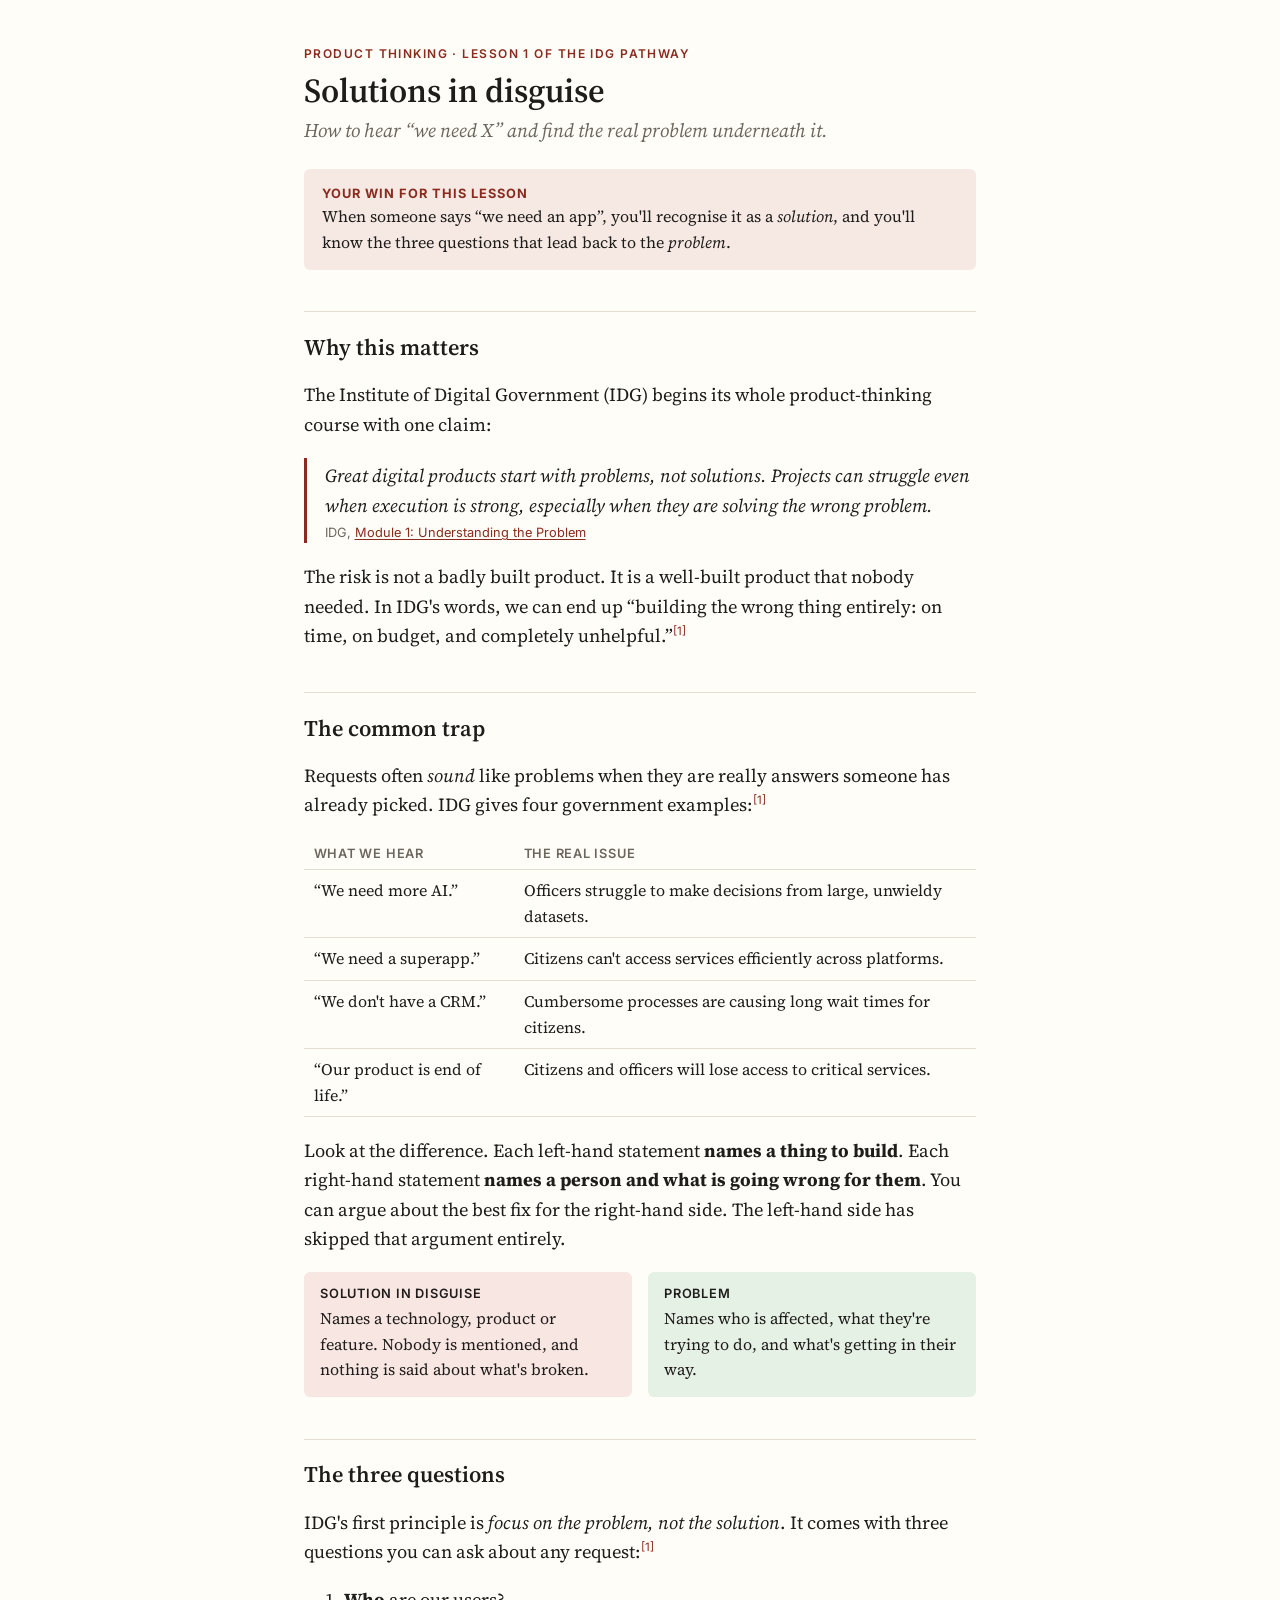
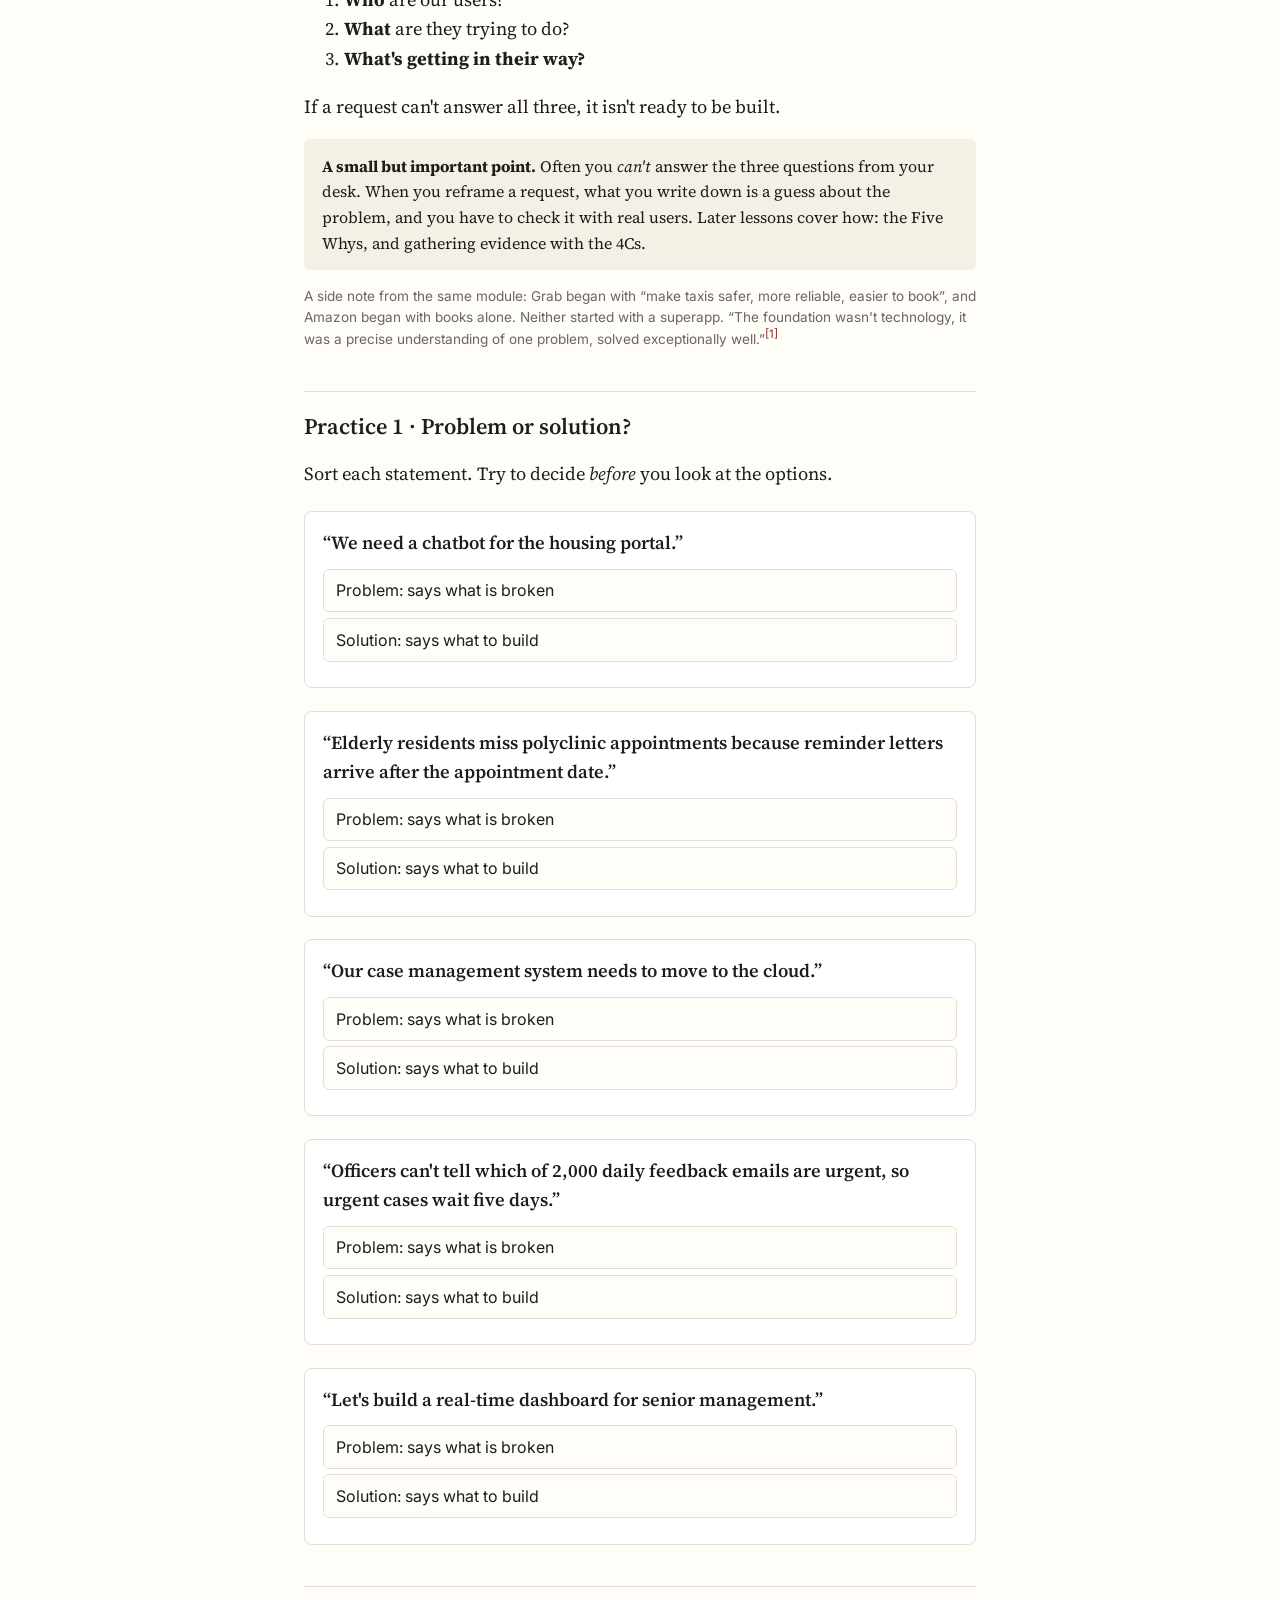
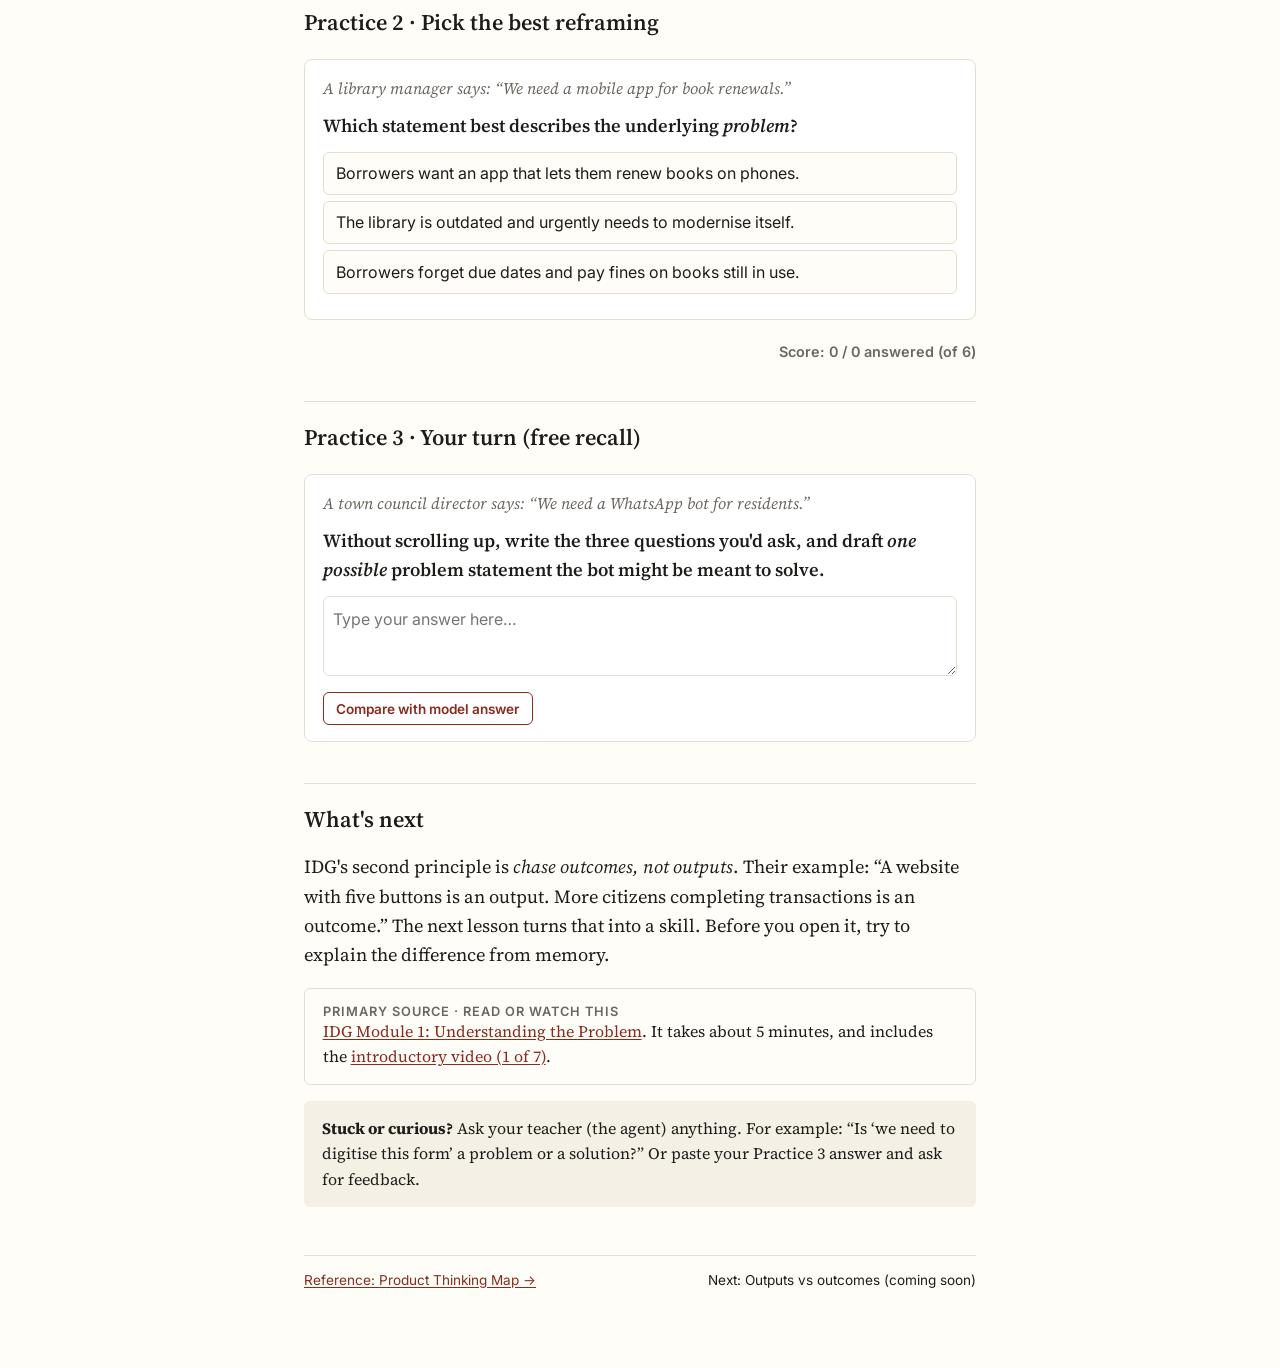
<file: lessons/0001-solutions-in-disguise.html>
<!doctype html>
<html lang="en">
<head>
<meta charset="utf-8">
<meta name="viewport" content="width=device-width, initial-scale=1">
<title>Lesson 1 · Solutions in Disguise</title>
<link rel="stylesheet" href="../assets/course.css">
</head>
<body>
<main>

<p class="kicker">Product Thinking · Lesson 1 of the IDG pathway</p>
<h1>Solutions in disguise</h1>
<p class="subtitle">How to hear “we need X” and find the real problem underneath it.</p>

<div class="win">
  <strong>Your win for this lesson</strong>
  When someone says “we need an app”, you'll recognise it as a <em>solution</em>, and you'll know the three questions that lead back to the <em>problem</em>.
</div>

<h2>Why this matters</h2>

<p>The Institute of Digital Government (IDG) begins its whole product-thinking course with one claim:</p>

<blockquote>
  Great digital products start with problems, not solutions. Projects can struggle even when execution is strong, especially when they are solving the wrong problem.
  <cite>IDG, <a href="https://www.idg.gov.sg/guides-and-resources/productthinking1/">Module 1: Understanding the Problem</a></cite>
</blockquote>

<p>The risk is not a badly built product. It is a well-built product that nobody needed. In IDG's words, we can end up “building the wrong thing entirely: on time, on budget, and completely unhelpful.”<a class="cite" href="https://www.idg.gov.sg/guides-and-resources/productthinking1/">[1]</a></p>

<h2>The common trap</h2>

<p>Requests often <em>sound</em> like problems when they are really answers someone has already picked. IDG gives four government examples:<a class="cite" href="https://www.idg.gov.sg/guides-and-resources/productthinking1/">[1]</a></p>

<div class="table-wrap">
<table>
  <thead><tr><th>What we hear</th><th>The real issue</th></tr></thead>
  <tbody>
    <tr><td>“We need more AI.”</td><td>Officers struggle to make decisions from large, unwieldy datasets.</td></tr>
    <tr><td>“We need a superapp.”</td><td>Citizens can't access services efficiently across platforms.</td></tr>
    <tr><td>“We don't have a CRM.”</td><td>Cumbersome processes are causing long wait times for citizens.</td></tr>
    <tr><td>“Our product is end of life.”</td><td>Citizens and officers will lose access to critical services.</td></tr>
  </tbody>
</table>
</div>

<p>Look at the difference. Each left-hand statement <strong>names a thing to build</strong>. Each right-hand statement <strong>names a person and what is going wrong for them</strong>. You can argue about the best fix for the right-hand side. The left-hand side has skipped that argument entirely.</p>

<div class="contrast">
  <div class="bad"><h4>Solution in disguise</h4>Names a technology, product or feature. Nobody is mentioned, and nothing is said about what's broken.</div>
  <div class="good"><h4>Problem</h4>Names who is affected, what they're trying to do, and what's getting in their way.</div>
</div>

<h2>The three questions</h2>

<p>IDG's first principle is <em>focus on the problem, not the solution</em>. It comes with three questions you can ask about any request:<a class="cite" href="https://www.idg.gov.sg/guides-and-resources/productthinking1/">[1]</a></p>

<ol>
  <li><strong>Who</strong> are our users?</li>
  <li><strong>What</strong> are they trying to do?</li>
  <li><strong>What's getting in their way?</strong></li>
</ol>

<p>If a request can't answer all three, it isn't ready to be built.</p>

<p class="note"><strong>A small but important point.</strong> Often you <em>can't</em> answer the three questions from your desk. When you reframe a request, what you write down is a guess about the problem, and you have to check it with real users. Later lessons cover how: the Five Whys, and gathering evidence with the 4Cs.</p>

<p class="meta">A side note from the same module: Grab began with “make taxis safer, more reliable, easier to book”, and Amazon began with books alone. Neither started with a superapp. “The foundation wasn't technology, it was a precise understanding of one problem, solved exceptionally well.”<a class="cite" href="https://www.idg.gov.sg/guides-and-resources/productthinking1/">[1]</a></p>

<h2>Practice 1 · Problem or solution?</h2>

<p>Sort each statement. Try to decide <em>before</em> you look at the options.</p>

<div class="quiz" data-answer="1"
  data-explain-0="It names a thing to build (a chatbot). It says nothing about who is struggling or with what."
  data-explain-1="It names a thing to build (a chatbot). It says nothing about who is struggling or with what.">
  <p class="q">“We need a chatbot for the housing portal.”</p>
  <button class="opt">Problem: says what is broken</button>
  <button class="opt">Solution: says what to build</button>
</div>

<div class="quiz" data-answer="0"
  data-explain-0="It has a who (elderly residents), a goal (attend appointments) and an obstacle (letters arrive late). No fix is chosen yet."
  data-explain-1="It has a who (elderly residents), a goal (attend appointments) and an obstacle (letters arrive late). No fix is chosen yet.">
  <p class="q">“Elderly residents miss polyclinic appointments because reminder letters arrive after the appointment date.”</p>
  <button class="opt">Problem: says what is broken</button>
  <button class="opt">Solution: says what to build</button>
</div>

<div class="quiz" data-answer="1"
  data-explain-0="“Move to the cloud” is a technical change. It could be a good one, but no user or pain point is named. This is close to IDG's “our product is end of life” example."
  data-explain-1="“Move to the cloud” is a technical change. It could be a good one, but no user or pain point is named. This is close to IDG's “our product is end of life” example.">
  <p class="q">“Our case management system needs to move to the cloud.”</p>
  <button class="opt">Problem: says what is broken</button>
  <button class="opt">Solution: says what to build</button>
</div>

<div class="quiz" data-answer="0"
  data-explain-0="A clear who (officers), goal (respond to urgent cases) and obstacle (2,000 emails a day, no way to tell which are urgent). An AI triage tool might be the answer, and the statement correctly doesn't assume it."
  data-explain-1="A clear who (officers), goal (respond to urgent cases) and obstacle (2,000 emails a day, no way to tell which are urgent). An AI triage tool might be the answer, and the statement correctly doesn't assume it.">
  <p class="q">“Officers can't tell which of 2,000 daily feedback emails are urgent, so urgent cases wait five days.”</p>
  <button class="opt">Problem: says what is broken</button>
  <button class="opt">Solution: says what to build</button>
</div>

<div class="quiz" data-answer="1"
  data-explain-0="A dashboard is an output someone has already chosen. The questions to ask are: who would use it, to decide what, and what's stopping them today?"
  data-explain-1="A dashboard is an output someone has already chosen. The questions to ask are: who would use it, to decide what, and what's stopping them today?">
  <p class="q">“Let's build a real-time dashboard for senior management.”</p>
  <button class="opt">Problem: says what is broken</button>
  <button class="opt">Solution: says what to build</button>
</div>

<h2>Practice 2 · Pick the best reframing</h2>

<div class="quiz" data-answer="2"
  data-explain-0="This restates the solution (an app) in longer words. There is still no obstacle."
  data-explain-1="This is vague. “Modernise” is a direction, not a problem, and no user is named."
  data-explain-2="It gives who (borrowers), what (keep books longer) and what's in the way (forgetting due dates, then paying fines). An app is only one possible fix. An SMS reminder might do.">
  <p class="case">A library manager says: “We need a mobile app for book renewals.”</p>
  <p class="q">Which statement best describes the underlying <em>problem</em>?</p>
  <button class="opt">Borrowers want an app that lets them renew books on phones.</button>
  <button class="opt">The library is outdated and urgently needs to modernise itself.</button>
  <button class="opt">Borrowers forget due dates and pay fines on books still in use.</button>
</div>

<p class="score"></p>

<h2>Practice 3 · Your turn (free recall)</h2>

<div class="quiz recall">
  <p class="case">A town council director says: “We need a WhatsApp bot for residents.”</p>
  <p class="q">Without scrolling up, write the three questions you'd ask, and draft <em>one possible</em> problem statement the bot might be meant to solve.</p>
  <textarea placeholder="Type your answer here…"></textarea>
  <div class="model note" hidden>
    <strong>Model answer.</strong> The questions: <em>Who are our users? What are they trying to do? What's getting in their way?</em><br><br>
    One possible problem: <em>“Residents reporting faults (broken lights, lifts) can only call during office hours, so issues reported in the evening wait until the next working day.”</em><br><br>
    Your version will probably differ, and that's the point. Before you write it, you don't know what the real problem is. That tells you to go and talk to residents and council officers. Check that your answer has a <strong>who</strong>, a <strong>what</strong> and an <strong>obstacle</strong>, and that it doesn't mention WhatsApp.
  </div>
</div>

<h2>What's next</h2>
<p>IDG's second principle is <em>chase outcomes, not outputs</em>. Their example: “A website with five buttons is an output. More citizens completing transactions is an outcome.” The next lesson turns that into a skill. Before you open it, try to explain the difference from memory.</p>

<div class="source">
  <strong>Primary source · read or watch this</strong>
  <a href="https://www.idg.gov.sg/guides-and-resources/productthinking1/">IDG Module 1: Understanding the Problem</a>. It takes about 5 minutes, and includes the <a href="https://www.youtube.com/watch?v=DqGP6BvyRdk">introductory video (1 of 7)</a>.
</div>

<p class="note"><strong>Stuck or curious?</strong> Ask your teacher (the agent) anything. For example: “Is ‘we need to digitise this form’ a problem or a solution?” Or paste your Practice 3 answer and ask for feedback.</p>

<nav class="course">
  <a href="../reference/product-thinking-map.html">Reference: Product Thinking Map →</a>
  <span>Next: Outputs vs outcomes (coming soon)</span>
</nav>

</main>
<script src="../assets/quiz.js"></script>
</body>
</html>
</file>
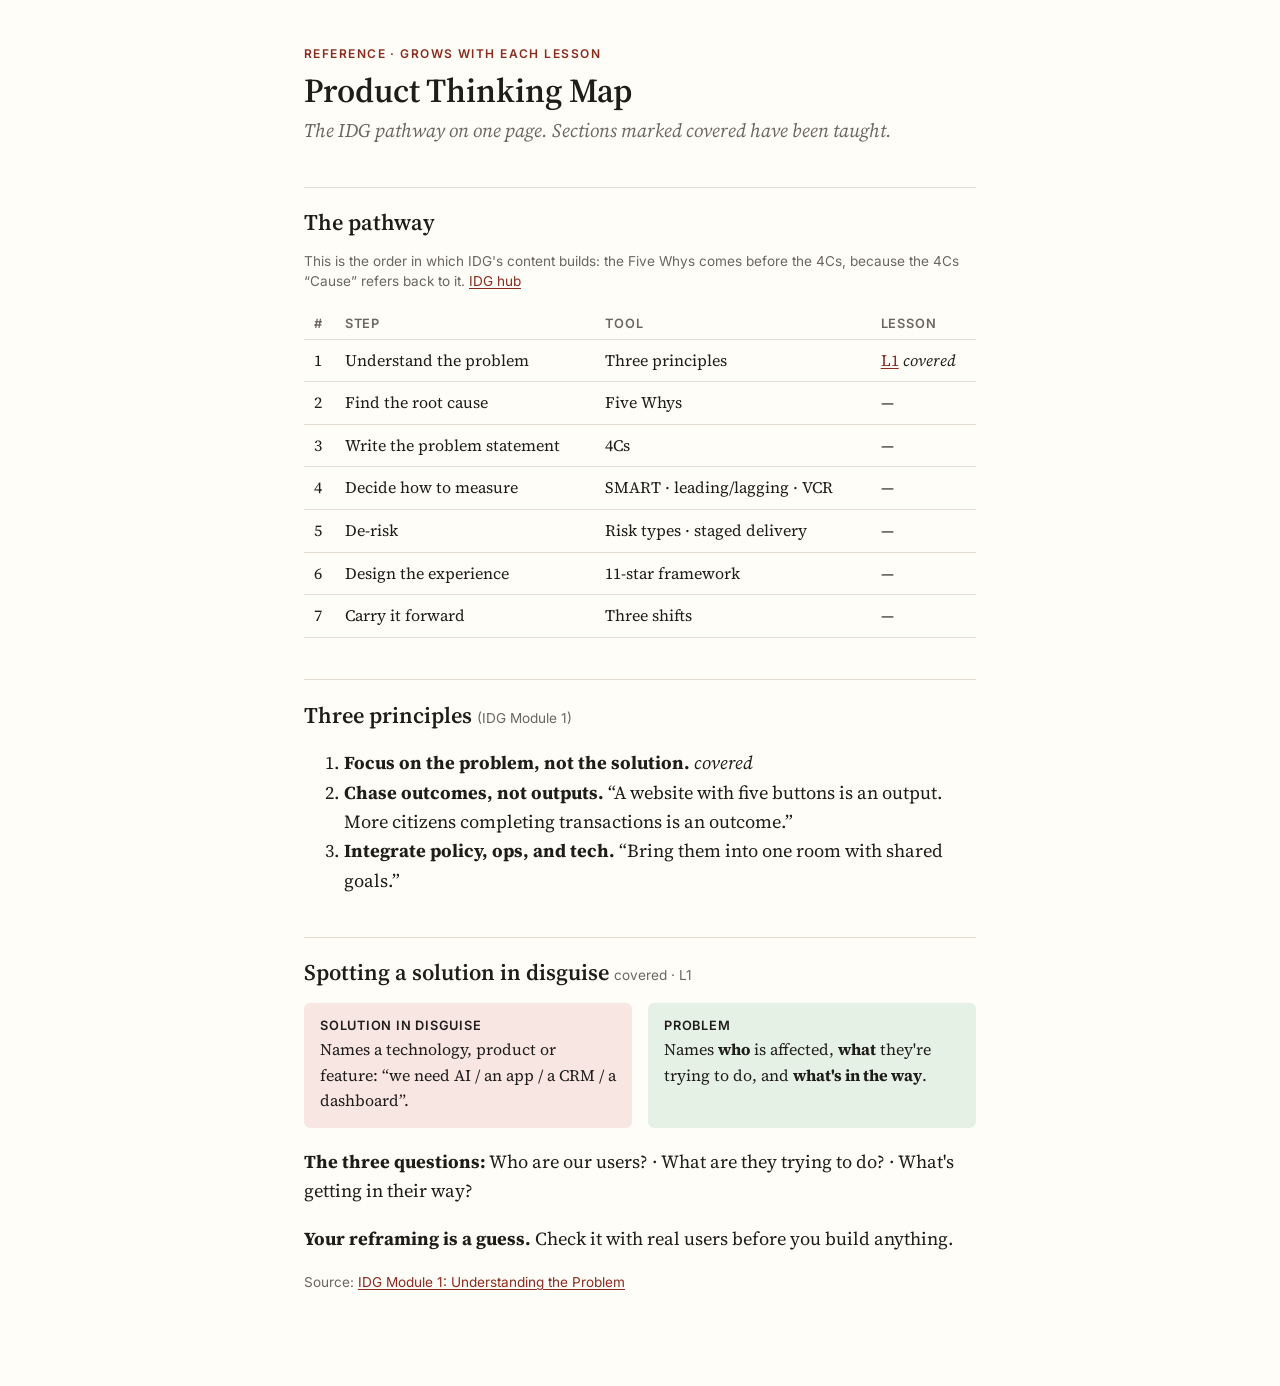
<file: reference/product-thinking-map.html>
<!doctype html>
<html lang="en">
<head>
<meta charset="utf-8">
<meta name="viewport" content="width=device-width, initial-scale=1">
<title>Product Thinking Map</title>
<link rel="stylesheet" href="../assets/course.css">
</head>
<body>
<main>

<p class="kicker">Reference · grows with each lesson</p>
<h1>Product Thinking Map</h1>
<p class="subtitle">The IDG pathway on one page. Sections marked <em>covered</em> have been taught.</p>

<h2>The pathway</h2>
<p class="meta">This is the order in which IDG's content builds: the Five Whys comes before the 4Cs, because the 4Cs “Cause” refers back to it. <a href="https://www.idg.gov.sg/product-thinking/">IDG hub</a></p>
<div class="table-wrap">
<table>
  <thead><tr><th>#</th><th>Step</th><th>Tool</th><th>Lesson</th></tr></thead>
  <tbody>
    <tr><td>1</td><td>Understand the problem</td><td>Three principles</td><td><a href="../lessons/0001-solutions-in-disguise.html">L1</a> <em>covered</em></td></tr>
    <tr><td>2</td><td>Find the root cause</td><td>Five Whys</td><td>—</td></tr>
    <tr><td>3</td><td>Write the problem statement</td><td>4Cs</td><td>—</td></tr>
    <tr><td>4</td><td>Decide how to measure</td><td>SMART · leading/lagging · VCR</td><td>—</td></tr>
    <tr><td>5</td><td>De-risk</td><td>Risk types · staged delivery</td><td>—</td></tr>
    <tr><td>6</td><td>Design the experience</td><td>11-star framework</td><td>—</td></tr>
    <tr><td>7</td><td>Carry it forward</td><td>Three shifts</td><td>—</td></tr>
  </tbody>
</table>
</div>

<h2>Three principles <span class="meta">(IDG Module 1)</span></h2>
<ol>
  <li><strong>Focus on the problem, not the solution.</strong> <em>covered</em></li>
  <li><strong>Chase outcomes, not outputs.</strong> “A website with five buttons is an output. More citizens completing transactions is an outcome.”</li>
  <li><strong>Integrate policy, ops, and tech.</strong> “Bring them into one room with shared goals.”</li>
</ol>

<h2>Spotting a solution in disguise <em class="meta">covered · L1</em></h2>
<div class="contrast">
  <div class="bad"><h4>Solution in disguise</h4>Names a technology, product or feature: “we need AI / an app / a CRM / a dashboard”.</div>
  <div class="good"><h4>Problem</h4>Names <strong>who</strong> is affected, <strong>what</strong> they're trying to do, and <strong>what's in the way</strong>.</div>
</div>
<p><strong>The three questions:</strong> Who are our users? · What are they trying to do? · What's getting in their way?</p>
<p><strong>Your reframing is a guess.</strong> Check it with real users before you build anything.</p>

<p class="meta">Source: <a href="https://www.idg.gov.sg/guides-and-resources/productthinking1/">IDG Module 1: Understanding the Problem</a></p>

</main>
</body>
</html>
</file>
<file: assets/course.css>
/* Product Thinking course — shared stylesheet (Tufte-inspired) */
@import url('https://fonts.googleapis.com/css2?family=Source+Serif+4:ital,opsz,wght@0,8..60,400;0,8..60,600;1,8..60,400&family=Inter:wght@400;600&display=swap');

:root {
  --ink: #1f1d1a; --muted: #6b665e; --paper: #fffdf8; --rule: #e4ded2;
  --accent: #8a2b1e; --accent-soft: #f6e9e4; --good: #2f6b3a; --good-soft: #e6f1e6;
  --bad: #9a2d22; --bad-soft: #f8e6e3; --note: #f4f0e6;
  --serif: 'Source Serif 4', Georgia, 'Times New Roman', serif;
  --sans: 'Inter', system-ui, -apple-system, 'Segoe UI', sans-serif;
}
* { box-sizing: border-box; }
html { background: var(--paper); }
body {
  margin: 0; color: var(--ink); background: var(--paper);
  font: 1.15rem/1.6 var(--serif);
  padding-block: 3rem 5rem; padding-inline: 1.25rem;
}
main { max-width: 42rem; margin: 0 auto; }
h1, h2, h3 { font-weight: 600; line-height: 1.2; }
h1 { font-size: 2.1rem; margin: 0 0 .3rem; }
h2 { font-size: 1.4rem; margin: 2.6rem 0 .6rem; border-top: 1px solid var(--rule); padding-top: 1.4rem; }
h3 { font-size: 1.1rem; margin: 1.6rem 0 .4rem; }
.kicker { font: 600 .75rem/1 var(--sans); letter-spacing: .12em; text-transform: uppercase; color: var(--accent); margin: 0 0 .6rem; }
.subtitle { font-style: italic; color: var(--muted); margin: 0 0 1.5rem; font-size: 1.2rem; }
a { color: var(--accent); text-underline-offset: 2px; }
.meta { font: .85rem/1.5 var(--sans); color: var(--muted); }
blockquote { margin: 1.2rem 0; padding: .2rem 0 .2rem 1.1rem; border-left: 3px solid var(--accent); font-style: italic; }
blockquote cite { display: block; font: normal .8rem var(--sans); color: var(--muted); margin-top: .3rem; }
.win { background: var(--accent-soft); padding: .9rem 1.1rem; border-radius: 6px; font-size: 1rem; }
.win strong { font-family: var(--sans); font-size: .8rem; letter-spacing: .08em; text-transform: uppercase; display: block; color: var(--accent); }
.note { background: var(--note); padding: .9rem 1.1rem; border-radius: 6px; font-size: 1rem; }
.cite { font: .72rem var(--sans); vertical-align: super; text-decoration: none; }
table { border-collapse: collapse; width: 100%; font-size: 1rem; }
.table-wrap { overflow-x: auto; margin: 1rem 0; }
th, td { text-align: left; padding: .5rem .6rem; border-bottom: 1px solid var(--rule); vertical-align: top; }
th { font: 600 .8rem var(--sans); text-transform: uppercase; letter-spacing: .06em; color: var(--muted); }
.contrast { display: grid; grid-template-columns: 1fr 1fr; gap: 1rem; margin: 1rem 0; }
.contrast > div { padding: .9rem 1rem; border-radius: 6px; font-size: 1rem; }
.contrast .bad { background: var(--bad-soft); } .contrast .good { background: var(--good-soft); }
.contrast h4 { margin: 0 0 .3rem; font: 600 .8rem var(--sans); text-transform: uppercase; letter-spacing: .06em; }
@media (max-width: 560px) { .contrast { grid-template-columns: 1fr; } body { font-size: 1.05rem; } }
nav.course { font: .85rem var(--sans); display: flex; justify-content: space-between; gap: 1rem; flex-wrap: wrap;
  border-top: 1px solid var(--rule); margin-top: 3rem; padding-top: 1rem; }
.source { border: 1px solid var(--rule); border-radius: 6px; padding: .9rem 1.1rem; font-size: 1rem; }
.source strong { font: 600 .8rem var(--sans); text-transform: uppercase; letter-spacing: .08em; color: var(--muted); display: block; }

/* Quiz widget (see quiz.js) */
.quiz { margin: 1.4rem 0; padding: 1rem 1.1rem; border: 1px solid var(--rule); border-radius: 8px; background: #fff; }
.quiz .q { margin: 0 0 .7rem; font-weight: 600; }
.quiz .case { font-size: 1rem; color: var(--muted); font-style: italic; margin: 0 0 .6rem; }
.quiz button.opt { display: block; width: 100%; text-align: left; margin: .35rem 0; padding: .6rem .8rem;
  font: 1rem/1.4 var(--sans); color: var(--ink); background: var(--paper); border: 1px solid var(--rule); border-radius: 6px; cursor: pointer; }
.quiz button.opt:hover:not(:disabled) { border-color: var(--accent); }
.quiz button.opt.correct { background: var(--good-soft); border-color: var(--good); }
.quiz button.opt.wrong { background: var(--bad-soft); border-color: var(--bad); }
.quiz button.opt:disabled { cursor: default; }
.quiz .fb { font: .95rem/1.5 var(--sans); margin-top: .6rem; }
.quiz textarea { width: 100%; min-height: 5rem; font: 1rem/1.5 var(--sans); padding: .6rem; border: 1px solid var(--rule); border-radius: 6px; }
.quiz .reveal { font: 600 .85rem var(--sans); margin-top: .5rem; padding: .45rem .8rem; border: 1px solid var(--accent);
  background: none; color: var(--accent); border-radius: 6px; cursor: pointer; }
.score { font: 600 .9rem var(--sans); color: var(--muted); text-align: right; }

@media print {
  body { background: #fff; padding: 0; font-size: 11pt; }
  .quiz button.opt { border: 1px solid #ccc; } nav.course { display: none; }
  a { color: inherit; } h2 { break-after: avoid; }
}
</file>
